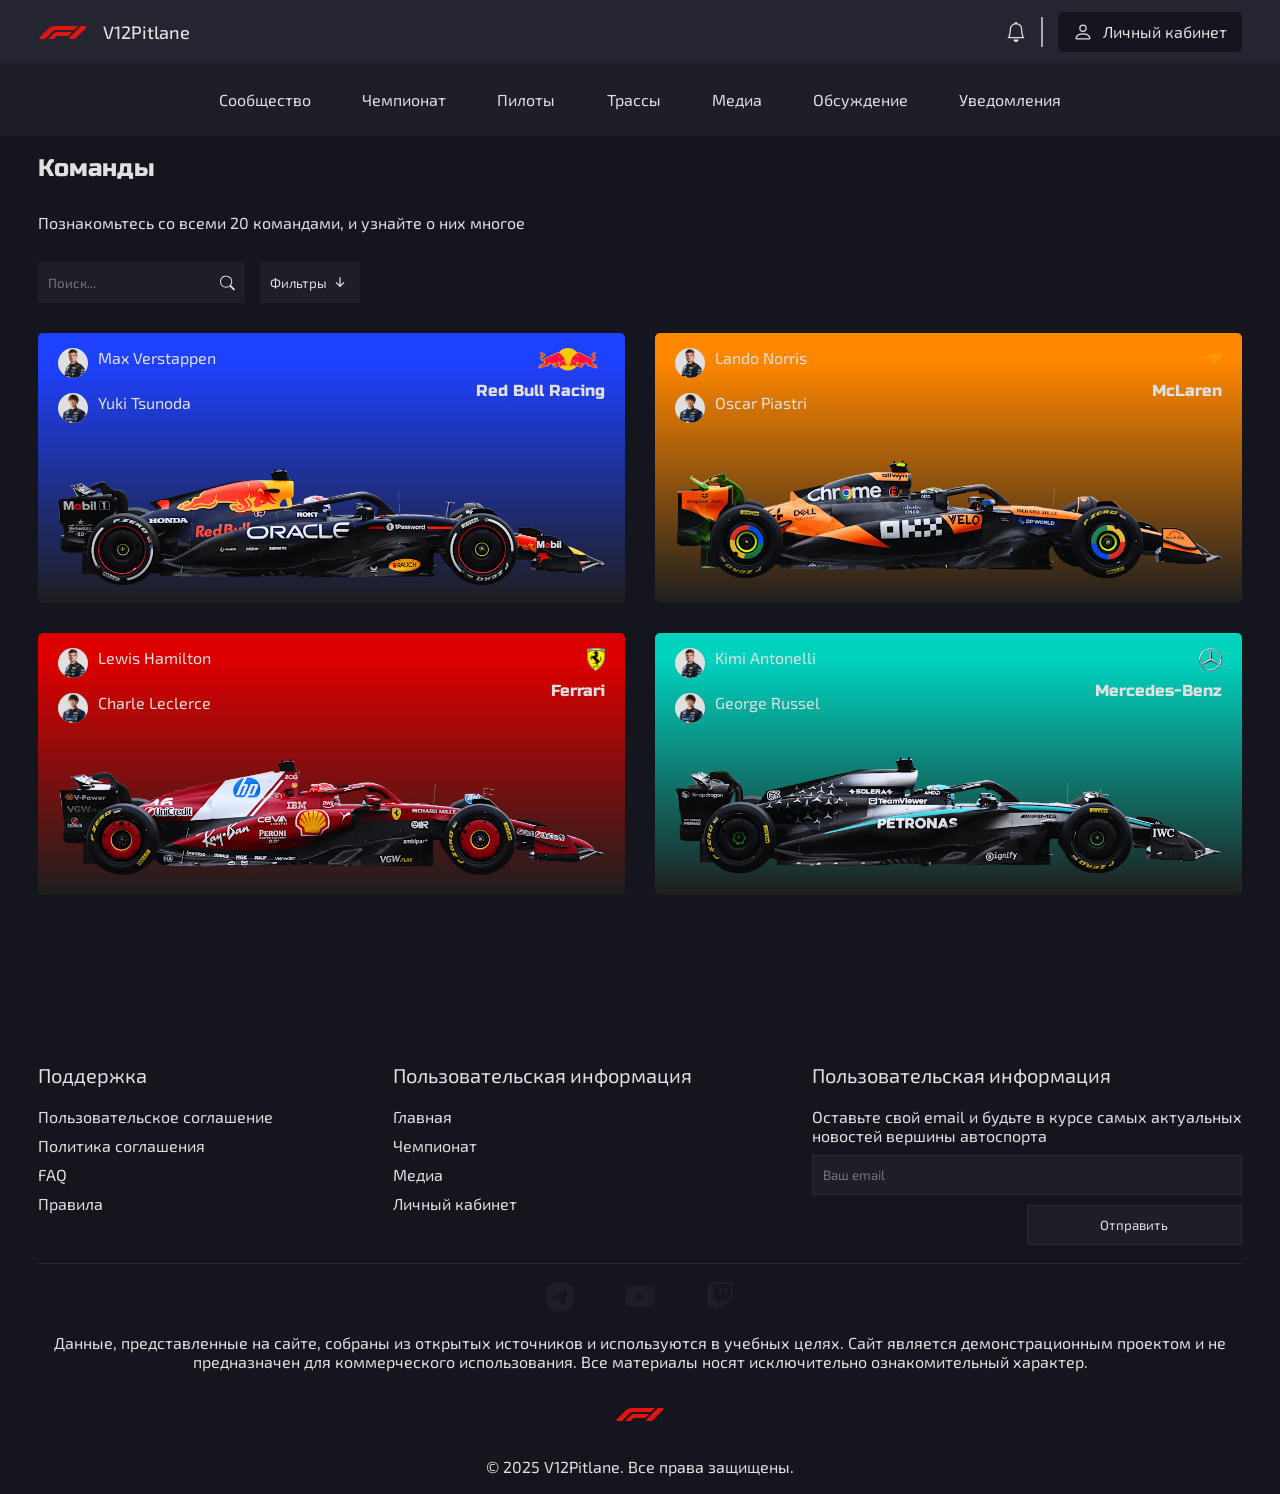
<file: commands.html>
<!DOCTYPE html>
<html lang="ru">

<head>
    <meta charset="UTF-8">
    <meta name="viewport" content="width=device-width, initial-scale=1.0">
    <title>Formula 1</title>
    <!-- Подключение стилей -->
    <link rel="stylesheet" href="assets/styles/commands.css">
    <!-- Подключение логотипа сайта на вкладку -->
    <link rel="shortcut icon" href="assets/media/icons/main-logo.svg" type="image/x-icon">
</head>

<body>
    
    <header>
        <div class="top-header-block">
            <a href="index.html" class="logo-block">
                <img src="assets/media/icons/main-logo.svg" alt="Логотип">
                <span>V12Pitlane</span>
            </a>
            <div class="account-block">
                <svg class="bi bi-bell" viewBox="0 0 16 16">
                    <path
                        d="M8 16a2 2 0 0 0 2-2H6a2 2 0 0 0 2 2M8 1.918l-.797.161A4 4 0 0 0 4 6c0 .628-.134 2.197-.459 3.742-.16.767-.376 1.566-.663 2.258h10.244c-.287-.692-.502-1.49-.663-2.258C12.134 8.197 12 6.628 12 6a4 4 0 0 0-3.203-3.92zM14.22 12c.223.447.481.801.78 1H1c.299-.199.557-.553.78-1C2.68 10.2 3 6.88 3 6c0-2.42 1.72-4.44 4.005-4.901a1 1 0 1 1 1.99 0A5 5 0 0 1 13 6c0 .88.32 4.2 1.22 6" />
                </svg>
                <div class="vertical-line"></div>
                <a href="registration.html" class="user-block top-user-block">
                    <svg class="bi bi-person"
                        viewBox="0 0 16 16">
                        <path
                            d="M8 8a3 3 0 1 0 0-6 3 3 0 0 0 0 6m2-3a2 2 0 1 1-4 0 2 2 0 0 1 4 0m4 8c0 1-1 1-1 1H3s-1 0-1-1 1-4 6-4 6 3 6 4m-1-.004c-.001-.246-.154-.986-.832-1.664C11.516 10.68 10.289 10 8 10s-3.516.68-4.168 1.332c-.678.678-.83 1.418-.832 1.664z" />
                    </svg>
                    <span>Личный кабинет</span>
                </a>
            </div>
            <div class="menu-line-block" id="menu-line-block">
                <span class="menu-line"></span>
                <span class="menu-line"></span>
                <span class="menu-line"></span>
            </div>
        </div>
        <!-- Создание мобильного Меню -->
         <div id="menu-window" class="menu-window">
            <h1 class="mobile-menu-head">Меню</h1>
            <a href="#">Главная</a>
            <a href="pilots.html">Пилоты</a>
            <a href="">Уведомления</a>
            <a href="">Новости</a>
            <a href="">Личный кабинет</a>

         </div>
        <div class="bottom-header-block">
            <ul>
                <li><a href="#">Сообщество</a></li>
                <li><a href="#">Чемпионат</a></li>
                <li><a href="pilots.html">Пилоты</a></li>
                <li><a href="#">Трассы</a></li>
                <li><a href="#">Медиа</a></li>
                <li><a href="#">Обсуждение</a></li>
                <li><a href="#">Уведомления</a></li>
            </ul>
            <a href="" class="user-block bottom-user-block">
                <svg class="bi bi-person" viewBox="0 0 16 16">
                    <path
                        d="M8 8a3 3 0 1 0 0-6 3 3 0 0 0 0 6m2-3a2 2 0 1 1-4 0 2 2 0 0 1 4 0m4 8c0 1-1 1-1 1H3s-1 0-1-1 1-4 6-4 6 3 6 4m-1-.004c-.001-.246-.154-.986-.832-1.664C11.516 10.68 10.289 10 8 10s-3.516.68-4.168 1.332c-.678.678-.83 1.418-.832 1.664z" />
                </svg>
                <span>Личный кабинет</span>
            </a>
        </div>
    </header>
    
    <!-- Создание основной секции -->
     <section class="main-command-section">
        <h1 class="section-head">
            Команды
        </h1>
        <p class="section-description">
            Познакомьтесь со всеми 20 командами, и узнайте о них многое
        </p>
        <div class="search-block">
            <div class="input-block">
                <input type="text" placeholder="Поиск...">
                <svg class="bi bi-search" viewBox="0 0 16 16">
                    <path
                        d="M11.742 10.344a6.5 6.5 0 1 0-1.397 1.398h-.001q.044.06.098.115l3.85 3.85a1 1 0 0 0 1.415-1.414l-3.85-3.85a1 1 0 0 0-.115-.1zM12 6.5a5.5 5.5 0 1 1-11 0 5.5 5.5 0 0 1 11 0" />
                </svg>
            </div>
            <div class="all-filters-block">
                <button class="filters">Фильтры</button>
                <svg class="bi bi-arrow-down-short"
                    viewBox="0 0 16 16">
                    <path fill-rule="evenodd"
                        d="M8 4a.5.5 0 0 1 .5.5v5.793l2.146-2.147a.5.5 0 0 1 .708.708l-3 3a.5.5 0 0 1-.708 0l-3-3a.5.5 0 1 1 .708-.708L7.5 10.293V4.5A.5.5 0 0 1 8 4" />
                </svg>
            </div>
        </div>
        <!-- Создания окна фильтров
        <div class="filter-window">
            <h3>Фильтры</h3>
            
        </div> -->
        <div class="commands-block">
            <div class="command-block red-bull">
                <div class="pilots-and-logo-block">
                    <div class="pilots-block">
                        <div class="pilot-block">
                            <div class="pilot-photo-block">
                                <img src="assets/media/pilots/max_verstappen.png" alt="max_verstappen">
                            </div>
                            <span class="pilot-name">Max Verstappen</span>
                        </div>
                        <div class="pilot-block">
                            <div class="pilot-photo-block">
                                <img src="assets/media/pilots/yuki_tsunoda.png" alt="yuki_tsunoda">
                            </div>
                            <span class="pilot-name">Yuki Tsunoda</span>
                        </div>
                    </div>
                    <div class="logo-name-block">
                        <div class="team-logo-block">
                            <img src="assets/media/teams_logo/red_bull_racing.svg" alt="red_bul_racing" class="team-logo">
                        </div>
                        <span class="team-name">Red Bull Racing</span>
                    </div>
                </div>
                <img class="bolid-photo" src="assets/media/bolids/red_bull_bolid.avif" alt="red_bul_racing_bolid">
            </div>
            <div class="command-block mclaren">
                <div class="pilots-and-logo-block">
                    <div class="pilots-block">
                        <div class="pilot-block">
                            <div class="pilot-photo-block">
                                <img src="assets/media/pilots/max_verstappen.png" alt="max_verstappen">
                            </div>
                            <span class="pilot-name">Lando Norris</span>
                        </div>
                        <div class="pilot-block">
                            <div class="pilot-photo-block">
                                <img src="assets/media/pilots/yuki_tsunoda.png" alt="yuki_tsunoda">
                            </div>
                            <span class="pilot-name">Oscar Piastri</span>
                        </div>
                    </div>
                    <div class="logo-name-block">
                        <div class="team-logo-block">
                            <img src="assets/media/teams_logo/mclaren.svg" alt="red_bul_racing" class="team-logo">
                        </div>
                        <span class="team-name">McLaren</span>
                    </div>
                </div>
                <img class="bolid-photo" src="assets/media/bolids/McLaren_bolid.avif" alt="red_bul_racing_bolid">
            </div>  
            <div class="command-block ferrari">
                <div class="pilots-and-logo-block">
                    <div class="pilots-block">
                        <div class="pilot-block">
                            <div class="pilot-photo-block">
                                <img src="assets/media/pilots/max_verstappen.png" alt="max_verstappen">
                            </div>
                            <span class="pilot-name">Lewis Hamilton</span>
                        </div>
                        <div class="pilot-block">
                            <div class="pilot-photo-block">
                                <img src="assets/media/pilots/yuki_tsunoda.png" alt="yuki_tsunoda">
                            </div>
                            <span class="pilot-name">Charle Leclerce</span>
                        </div>
                    </div>
                    <div class="logo-name-block">
                        <div class="team-logo-block">
                            <img src="assets/media/teams_logo/ferrari.svg" alt="red_bul_racing" class="team-logo">
                        </div>
                        <span class="team-name">Ferrari</span>
                    </div>
                </div>
                <img class="bolid-photo" src="assets/media/bolids/Ferrari_bolid.avif" alt="red_bul_racing_bolid">
            </div>  
            <div class="command-block mercedes_benz">
                <div class="pilots-and-logo-block">
                    <div class="pilots-block">
                        <div class="pilot-block">
                            <div class="pilot-photo-block">
                                <img src="assets/media/pilots/max_verstappen.png" alt="max_verstappen">
                            </div>
                            <span class="pilot-name">Kimi Antonelli</span>
                        </div>
                        <div class="pilot-block">
                            <div class="pilot-photo-block">
                                <img src="assets/media/pilots/yuki_tsunoda.png" alt="yuki_tsunoda">
                            </div>
                            <span class="pilot-name">George Russel</span>
                        </div>
                    </div>
                    <div class="logo-name-block">
                        <div class="team-logo-block">
                            <img src="assets/media/teams_logo/mercedes_benz.svg" alt="red_bul_racing" class="team-logo">
                        </div>
                        <span class="team-name">Mercedes-Benz</span>
                    </div>
                </div>
                <img class="bolid-photo" src="assets/media/bolids/mercedes_bolid.avif" alt="red_bul_racing_bolid">
            </div>  
        </div>
     </section>

    <footer>
        <div class="footer-info-block">
            <div class="user-info-block">
                <h3>Поддержка</h3>
                <a href="#">Пользовательское соглашение </a>
                <a href="#">Политика соглашения</a>
                <a href="#">FAQ </a>
                <a href="#">Правила</a>
            </div>
            <div class="user-info-block">
                <h3>Пользовательская информация</h3>
                <a href="#">Главная</a>
                <a href="#">Чемпионат</a>
                <a href="#">Медиа</a>
                <a href="#">Личный кабинет</a>
            </div>
            <div class="emailing-block">
                <h3>Пользовательская информация</h3>
                <p class="emailing-description">
                    Оставьте свой email и будьте в курсе самых актуальных <br>
                    новостей вершины автоспорта
                </p>
                <input type="email" name="emailing" id="" placeholder="Ваш email">
                <button type="submit">Отправить</button>
            </div>
        </div>
        <div class="footer-gorizontal-line"></div>
        <div class="footer-social-block">
            <a href="#">
                <svg fill="currentColor" class="bi bi-telegram" viewBox="0 0 16 16">
                    <path
                        d="M16 8A8 8 0 1 1 0 8a8 8 0 0 1 16 0M8.287 5.906q-1.168.486-4.666 2.01-.567.225-.595.442c-.03.243.275.339.69.47l.175.055c.408.133.958.288 1.243.294q.39.01.868-.32 3.269-2.206 3.374-2.23c.05-.012.12-.026.166.016s.042.12.037.141c-.03.129-1.227 1.241-1.846 1.817-.193.18-.33.307-.358.336a8 8 0 0 1-.188.186c-.38.366-.664.64.015 1.088.327.216.589.393.85.571.284.194.568.387.936.629q.14.092.27.187c.331.236.63.448.997.414.214-.02.435-.22.547-.82.265-1.417.786-4.486.906-5.751a1.4 1.4 0 0 0-.013-.315.34.34 0 0 0-.114-.217.53.53 0 0 0-.31-.093c-.3.005-.763.166-2.984 1.09" />
                </svg>
            </a>
            <a href="#">
                <svg fill="currentColor" class="bi bi-youtube" viewBox="0 0 16 16">
                    <path
                        d="M8.051 1.999h.089c.822.003 4.987.033 6.11.335a2.01 2.01 0 0 1 1.415 1.42c.101.38.172.883.22 1.402l.01.104.022.26.008.104c.065.914.073 1.77.074 1.957v.075c-.001.194-.01 1.108-.082 2.06l-.008.105-.009.104c-.05.572-.124 1.14-.235 1.558a2.01 2.01 0 0 1-1.415 1.42c-1.16.312-5.569.334-6.18.335h-.142c-.309 0-1.587-.006-2.927-.052l-.17-.006-.087-.004-.171-.007-.171-.007c-1.11-.049-2.167-.128-2.654-.26a2.01 2.01 0 0 1-1.415-1.419c-.111-.417-.185-.986-.235-1.558L.09 9.82l-.008-.104A31 31 0 0 1 0 7.68v-.123c.002-.215.01-.958.064-1.778l.007-.103.003-.052.008-.104.022-.26.01-.104c.048-.519.119-1.023.22-1.402a2.01 2.01 0 0 1 1.415-1.42c.487-.13 1.544-.21 2.654-.26l.17-.007.172-.006.086-.003.171-.007A100 100 0 0 1 7.858 2zM6.4 5.209v4.818l4.157-2.408z" />
                </svg>
            </a>
            <a href="#">
                <svg fill="currentColor" class="bi bi-twitch" viewBox="0 0 16 16">
                    <path
                        d="M3.857 0 1 2.857v10.286h3.429V16l2.857-2.857H9.57L14.714 8V0zm9.714 7.429-2.285 2.285H9l-2 2v-2H4.429V1.143h9.142z" />
                    <path d="M11.857 3.143h-1.143V6.57h1.143zm-3.143 0H7.571V6.57h1.143z" />
                </svg>
            </a>
        </div>
        <p class="footer-more-info">
            Данные, представленные на сайте, собраны из открытых источников и используются в учебных целях. Сайт является демонстрационным проектом и не предназначен для коммерческого использования. Все материалы носят исключительно ознакомительный характер.
        </p>
        <img src="assets/media/icons/main-logo.svg" alt="Логотип" class="logo-footer">
        <span class="license">© 2025 V12Pitlane. Все права защищены.</span>
    </footer>

    <script src="assets/scripts/script.js"></script>
</body>

</html>
</file>
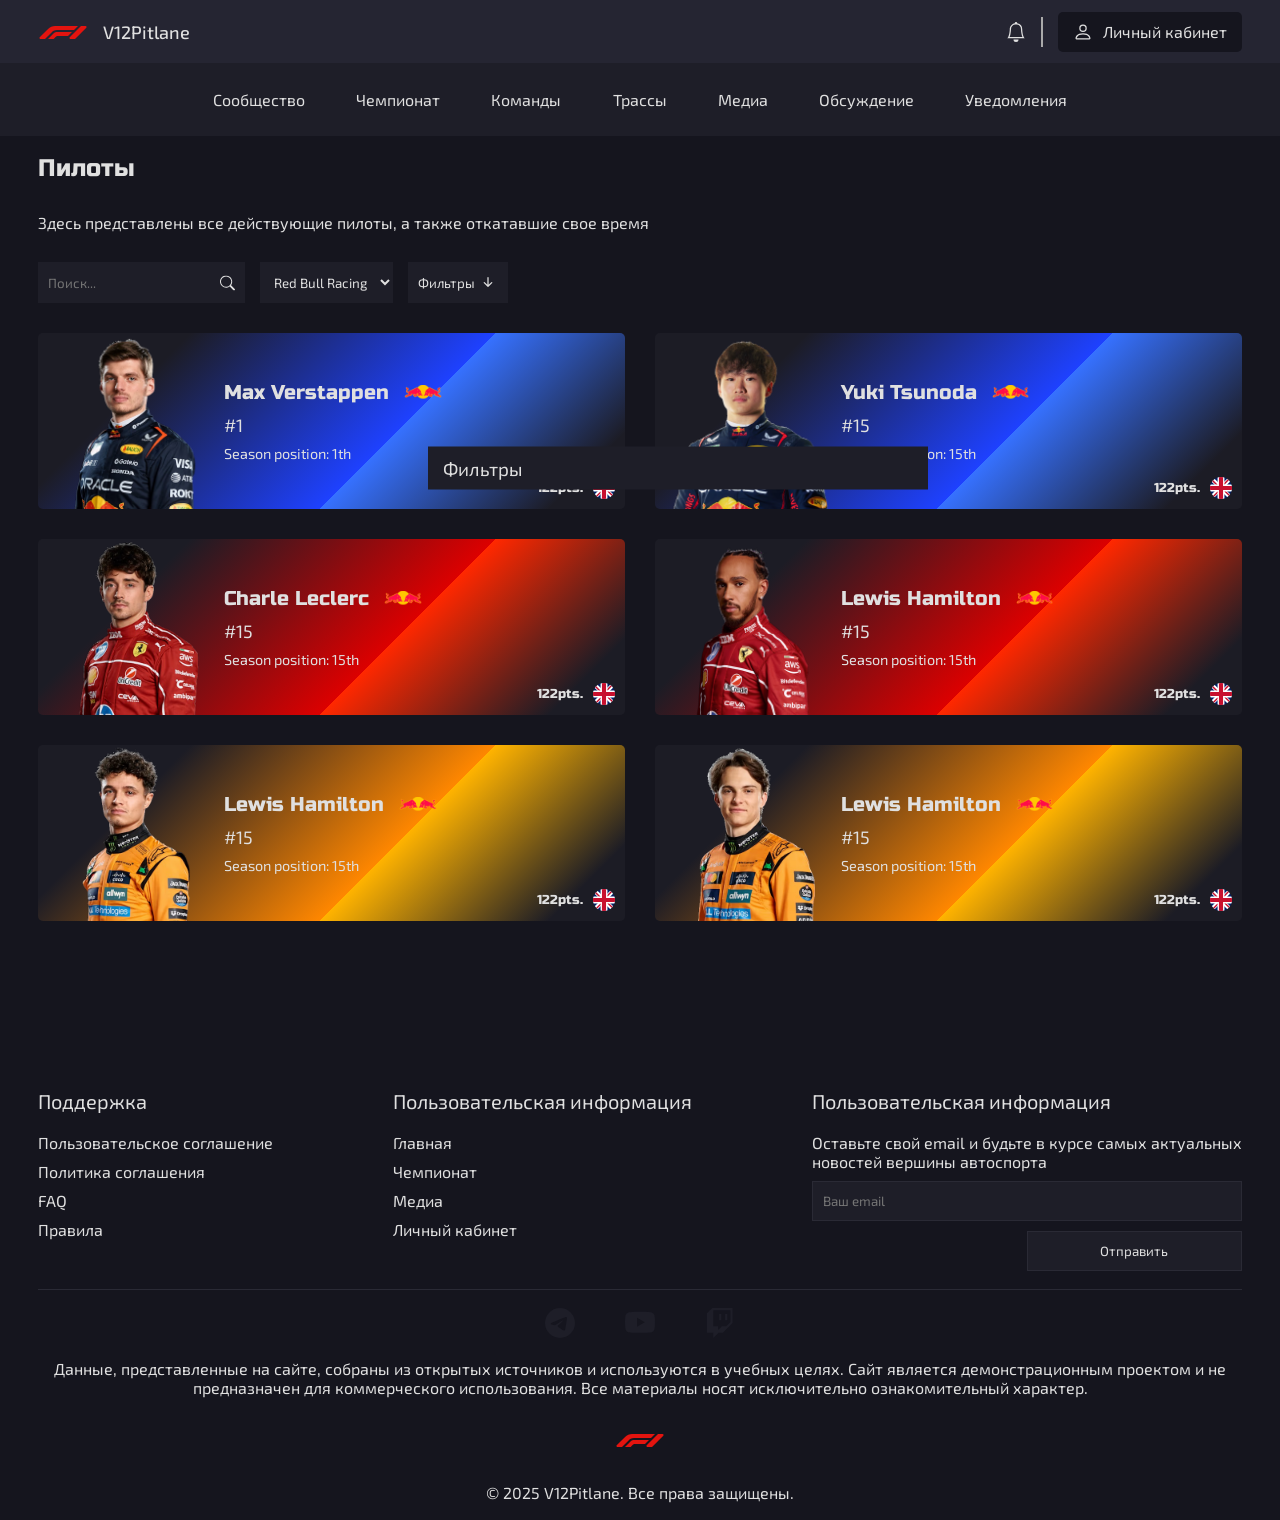
<file: pilots.html>
<!DOCTYPE html>
<html lang="ru">

<head>
    <meta charset="UTF-8">
    <meta name="viewport" content="width=device-width, initial-scale=1.0">
    <title>Formula 1</title>
    <!-- Подключение стилей -->
    <link rel="stylesheet" href="assets/styles/pilots.css">
    <!-- Подключение логотипа сайта на вкладку -->
    <link rel="shortcut icon" href="assets/media/icons/main-logo.svg" type="image/x-icon">
</head>

<body>
    
    <header>
        <div class="top-header-block">
            <a href="index.html" class="logo-block">
                <img src="assets/media/icons/main-logo.svg" alt="Логотип">
                <span>V12Pitlane</span>
            </a>
            <div class="account-block">
                <svg class="bi bi-bell" viewBox="0 0 16 16">
                    <path
                        d="M8 16a2 2 0 0 0 2-2H6a2 2 0 0 0 2 2M8 1.918l-.797.161A4 4 0 0 0 4 6c0 .628-.134 2.197-.459 3.742-.16.767-.376 1.566-.663 2.258h10.244c-.287-.692-.502-1.49-.663-2.258C12.134 8.197 12 6.628 12 6a4 4 0 0 0-3.203-3.92zM14.22 12c.223.447.481.801.78 1H1c.299-.199.557-.553.78-1C2.68 10.2 3 6.88 3 6c0-2.42 1.72-4.44 4.005-4.901a1 1 0 1 1 1.99 0A5 5 0 0 1 13 6c0 .88.32 4.2 1.22 6" />
                </svg>
                <div class="vertical-line"></div>
                <a href="registration.html" class="user-block top-user-block">
                    <svg class="bi bi-person"
                        viewBox="0 0 16 16">
                        <path
                            d="M8 8a3 3 0 1 0 0-6 3 3 0 0 0 0 6m2-3a2 2 0 1 1-4 0 2 2 0 0 1 4 0m4 8c0 1-1 1-1 1H3s-1 0-1-1 1-4 6-4 6 3 6 4m-1-.004c-.001-.246-.154-.986-.832-1.664C11.516 10.68 10.289 10 8 10s-3.516.68-4.168 1.332c-.678.678-.83 1.418-.832 1.664z" />
                    </svg>
                    <span>Личный кабинет</span>
                </a>
            </div>
            <div class="menu-line-block" id="menu-line-block">
                <span class="menu-line"></span>
                <span class="menu-line"></span>
                <span class="menu-line"></span>
            </div>
        </div>
        <!-- Создание мобильного Меню -->
         <div id="menu-window" class="menu-window">
            <h1 class="mobile-menu-head">Меню</h1>
            <a href="#">Главная</a>
            <a href="">Уведомления</a>
            <a href="commands.html">Команды</a>
            <a href="">Новости</a>
            <a href="">Личный кабинет</a>

         </div>
        <div class="bottom-header-block">
            <ul>
                <li><a href="#">Сообщество</a></li>
                <li><a href="#">Чемпионат</a></li>
                <li><a href="commands.html">Команды</a></li>
                <li><a href="#">Трассы</a></li>
                <li><a href="#">Медиа</a></li>
                <li><a href="#">Обсуждение</a></li>
                <li><a href="#">Уведомления</a></li>
            </ul>
            <a href="registration.html" class="user-block bottom-user-block">
                <svg class="bi bi-person" viewBox="0 0 16 16">
                    <path
                        d="M8 8a3 3 0 1 0 0-6 3 3 0 0 0 0 6m2-3a2 2 0 1 1-4 0 2 2 0 0 1 4 0m4 8c0 1-1 1-1 1H3s-1 0-1-1 1-4 6-4 6 3 6 4m-1-.004c-.001-.246-.154-.986-.832-1.664C11.516 10.68 10.289 10 8 10s-3.516.68-4.168 1.332c-.678.678-.83 1.418-.832 1.664z" />
                </svg>
                <span>Личный кабинет</span>
            </a>
        </div>
    </header>
    <section class="main-pilots-section">
        <h1 class="section-head">
            Пилоты
        </h1>
        <p class="section-description">
            Здесь представлены все действующие пилоты, а также откатавшие свое время
        </p>
        <div class="search-block">
            <div class="input-block">
                <input type="text" placeholder="Поиск...">
                <svg class="bi bi-search" viewBox="0 0 16 16">
                    <path
                        d="M11.742 10.344a6.5 6.5 0 1 0-1.397 1.398h-.001q.044.06.098.115l3.85 3.85a1 1 0 0 0 1.415-1.414l-3.85-3.85a1 1 0 0 0-.115-.1zM12 6.5a5.5 5.5 0 1 1-11 0 5.5 5.5 0 0 1 11 0" />
                </svg>
            </div>
                <select id="" class="comand-select">
                    <option value="">Red Bull Racing</option>
                    <option value="">Mercedes</option>
                    <option value="">Ferrari</option>
                </select>
            <div class="all-filters-block">
                <button class="filters">Фильтры</button>
                <svg class="bi bi-arrow-down-short"
                    viewBox="0 0 16 16">
                    <path fill-rule="evenodd"
                        d="M8 4a.5.5 0 0 1 .5.5v5.793l2.146-2.147a.5.5 0 0 1 .708.708l-3 3a.5.5 0 0 1-.708 0l-3-3a.5.5 0 1 1 .708-.708L7.5 10.293V4.5A.5.5 0 0 1 8 4" />
                </svg>
            </div>
        </div>
        <!-- Создания окна фильтров -->
        <div class="filter-window">
            <h3>Фильтры</h3>
            
        </div>
        <div class="pilots-block">
            <div class="pilot-block red-bull-block">
                <img src="assets/media/pilots/max_verstappen.png" alt="max_verstappen" class="pilot-img">
                <div class="pilot-info-block">
                    <div class="name-command-block">
                        <h3 class="pilot-name">Max Verstappen</h3>
                        <img src="assets/media/teams_logo/red_bull_racing.svg" alt="red_bul_racing">
                    </div>
                    <span class="pilot-number">
                        #1
                    </span>
                    <span class="season-position">
                        Season position: 1th
                    </span>
                </div>
                <div class="points-country-block">
                    <span class="points">122pts.</span>
                    <img src="assets/media/countries/gb.svg" alt="" class="country">
                </div>
            </div>
            <div class="pilot-block red-bull-block">
                <img src="assets/media/pilots/yuki_tsunoda.png" alt="yuki_tsunoda" class="pilot-img">
                <div class="pilot-info-block">
                    <div class="name-command-block">
                        <h2 class="pilot-name">Yuki Tsunoda</h2>
                        <img src="assets/media/teams_logo/red_bull_racing.svg" alt="red_bul_racing">
                    </div>
                    <span class="pilot-number">
                        #15
                    </span>
                    <span class="season-position">
                        Season position: 15th
                    </span>
                </div>
                <div class="points-country-block">
                    <span class="points">122pts.</span>
                    <img src="assets/media/countries/gb.svg" alt="" class="country">
                </div>
            </div>
            <div class="pilot-block ferrari-block">
                <img src="assets/media/pilots/charle-leclerce.png" alt="yuki_tsunoda" class="pilot-img">
                <div class="pilot-info-block">
                    <div class="name-command-block">
                        <h2 class="pilot-name">Charle Leclerc</h2>
                        <img src="assets/media/teams_logo/red_bull_racing.svg" alt="red_bul_racing">
                    </div>
                    <span class="pilot-number">
                        #15
                    </span>
                    <span class="season-position">
                        Season position: 15th
                    </span>
                </div>
                <div class="points-country-block">
                    <span class="points">122pts.</span>
                    <img src="assets/media/countries/gb.svg" alt="" class="country">
                </div>
            </div>
            <div class="pilot-block ferrari-block">
                <img src="assets/media/pilots/lewis_hamilton.png" alt="yuki_tsunoda" class="pilot-img">
                <div class="pilot-info-block">
                    <div class="name-command-block">
                        <h2 class="pilot-name">Lewis Hamilton</h2>
                        <img src="assets/media/teams_logo/red_bull_racing.svg" alt="red_bul_racing">
                    </div>
                    <span class="pilot-number">
                        #15
                    </span>
                    <span class="season-position">
                        Season position: 15th
                    </span>
                </div>
                <div class="points-country-block">
                    <span class="points">122pts.</span>
                    <img src="assets/media/countries/gb.svg" alt="" class="country">
                </div>
            </div>
            <div class="pilot-block mercedes-block">
                <img src="assets/media/pilots/lando_norris.png" alt="yuki_tsunoda" class="pilot-img">
                <div class="pilot-info-block">
                    <div class="name-command-block">
                        <h2 class="pilot-name">Lewis Hamilton</h2>
                        <img src="assets/media/teams_logo/red_bull_racing.svg" alt="red_bul_racing">
                    </div>
                    <span class="pilot-number">
                        #15
                    </span>
                    <span class="season-position">
                        Season position: 15th
                    </span>
                </div>
                <div class="points-country-block">
                    <span class="points">122pts.</span>
                    <img src="assets/media/countries/gb.svg" alt="" class="country">
                </div>
            </div>
            <div class="pilot-block mercedes-block">
                <img src="assets/media/pilots/oscar_piastri.png" alt="yuki_tsunoda" class="pilot-img">
                <div class="pilot-info-block">
                    <div class="name-command-block">
                        <h2 class="pilot-name">Lewis Hamilton</h2>
                        <img src="assets/media/teams_logo/red_bull_racing.svg" alt="red_bul_racing">
                    </div>
                    <span class="pilot-number">
                        #15
                    </span>
                    <span class="season-position">
                        Season position: 15th
                    </span>
                </div>
                <div class="points-country-block">
                    <span class="points">122pts.</span>
                    <img src="assets/media/countries/gb.svg" alt="" class="country">
                </div>
            </div>
        </div>
    </section>
    <footer>
        <div class="footer-info-block">
            <div class="user-info-block">
                <h3>Поддержка</h3>
                <a href="#">Пользовательское соглашение </a>
                <a href="#">Политика соглашения</a>
                <a href="#">FAQ </a>
                <a href="#">Правила</a>
            </div>
            <div class="user-info-block">
                <h3>Пользовательская информация</h3>
                <a href="#">Главная</a>
                <a href="#">Чемпионат</a>
                <a href="#">Медиа</a>
                <a href="#">Личный кабинет</a>
            </div>
            <div class="emailing-block">
                <h3>Пользовательская информация</h3>
                <p class="emailing-description">
                    Оставьте свой email и будьте в курсе самых актуальных <br>
                    новостей вершины автоспорта
                </p>
                <input type="email" name="emailing" id="" placeholder="Ваш email">
                <button type="submit">Отправить</button>
            </div>
        </div>
        <div class="footer-gorizontal-line"></div>
        <div class="footer-social-block">
            <a href="#">
                <svg fill="currentColor" class="bi bi-telegram" viewBox="0 0 16 16">
                    <path
                        d="M16 8A8 8 0 1 1 0 8a8 8 0 0 1 16 0M8.287 5.906q-1.168.486-4.666 2.01-.567.225-.595.442c-.03.243.275.339.69.47l.175.055c.408.133.958.288 1.243.294q.39.01.868-.32 3.269-2.206 3.374-2.23c.05-.012.12-.026.166.016s.042.12.037.141c-.03.129-1.227 1.241-1.846 1.817-.193.18-.33.307-.358.336a8 8 0 0 1-.188.186c-.38.366-.664.64.015 1.088.327.216.589.393.85.571.284.194.568.387.936.629q.14.092.27.187c.331.236.63.448.997.414.214-.02.435-.22.547-.82.265-1.417.786-4.486.906-5.751a1.4 1.4 0 0 0-.013-.315.34.34 0 0 0-.114-.217.53.53 0 0 0-.31-.093c-.3.005-.763.166-2.984 1.09" />
                </svg>
            </a>
            <a href="#">
                <svg fill="currentColor" class="bi bi-youtube" viewBox="0 0 16 16">
                    <path
                        d="M8.051 1.999h.089c.822.003 4.987.033 6.11.335a2.01 2.01 0 0 1 1.415 1.42c.101.38.172.883.22 1.402l.01.104.022.26.008.104c.065.914.073 1.77.074 1.957v.075c-.001.194-.01 1.108-.082 2.06l-.008.105-.009.104c-.05.572-.124 1.14-.235 1.558a2.01 2.01 0 0 1-1.415 1.42c-1.16.312-5.569.334-6.18.335h-.142c-.309 0-1.587-.006-2.927-.052l-.17-.006-.087-.004-.171-.007-.171-.007c-1.11-.049-2.167-.128-2.654-.26a2.01 2.01 0 0 1-1.415-1.419c-.111-.417-.185-.986-.235-1.558L.09 9.82l-.008-.104A31 31 0 0 1 0 7.68v-.123c.002-.215.01-.958.064-1.778l.007-.103.003-.052.008-.104.022-.26.01-.104c.048-.519.119-1.023.22-1.402a2.01 2.01 0 0 1 1.415-1.42c.487-.13 1.544-.21 2.654-.26l.17-.007.172-.006.086-.003.171-.007A100 100 0 0 1 7.858 2zM6.4 5.209v4.818l4.157-2.408z" />
                </svg>
            </a>
            <a href="#">
                <svg fill="currentColor" class="bi bi-twitch" viewBox="0 0 16 16">
                    <path
                        d="M3.857 0 1 2.857v10.286h3.429V16l2.857-2.857H9.57L14.714 8V0zm9.714 7.429-2.285 2.285H9l-2 2v-2H4.429V1.143h9.142z" />
                    <path d="M11.857 3.143h-1.143V6.57h1.143zm-3.143 0H7.571V6.57h1.143z" />
                </svg>
            </a>
        </div>
        <p class="footer-more-info">
            Данные, представленные на сайте, собраны из открытых источников и используются в учебных целях. Сайт является демонстрационным проектом и не предназначен для коммерческого использования. Все материалы носят исключительно ознакомительный характер.
        </p>
        <img src="assets/media/icons/main-logo.svg" alt="Логотип" class="logo-footer">
        <span class="license">© 2025 V12Pitlane. Все права защищены.</span>
    </footer>

    <script src="assets/scripts/script.js"></script>
</body>

</html>
</file>
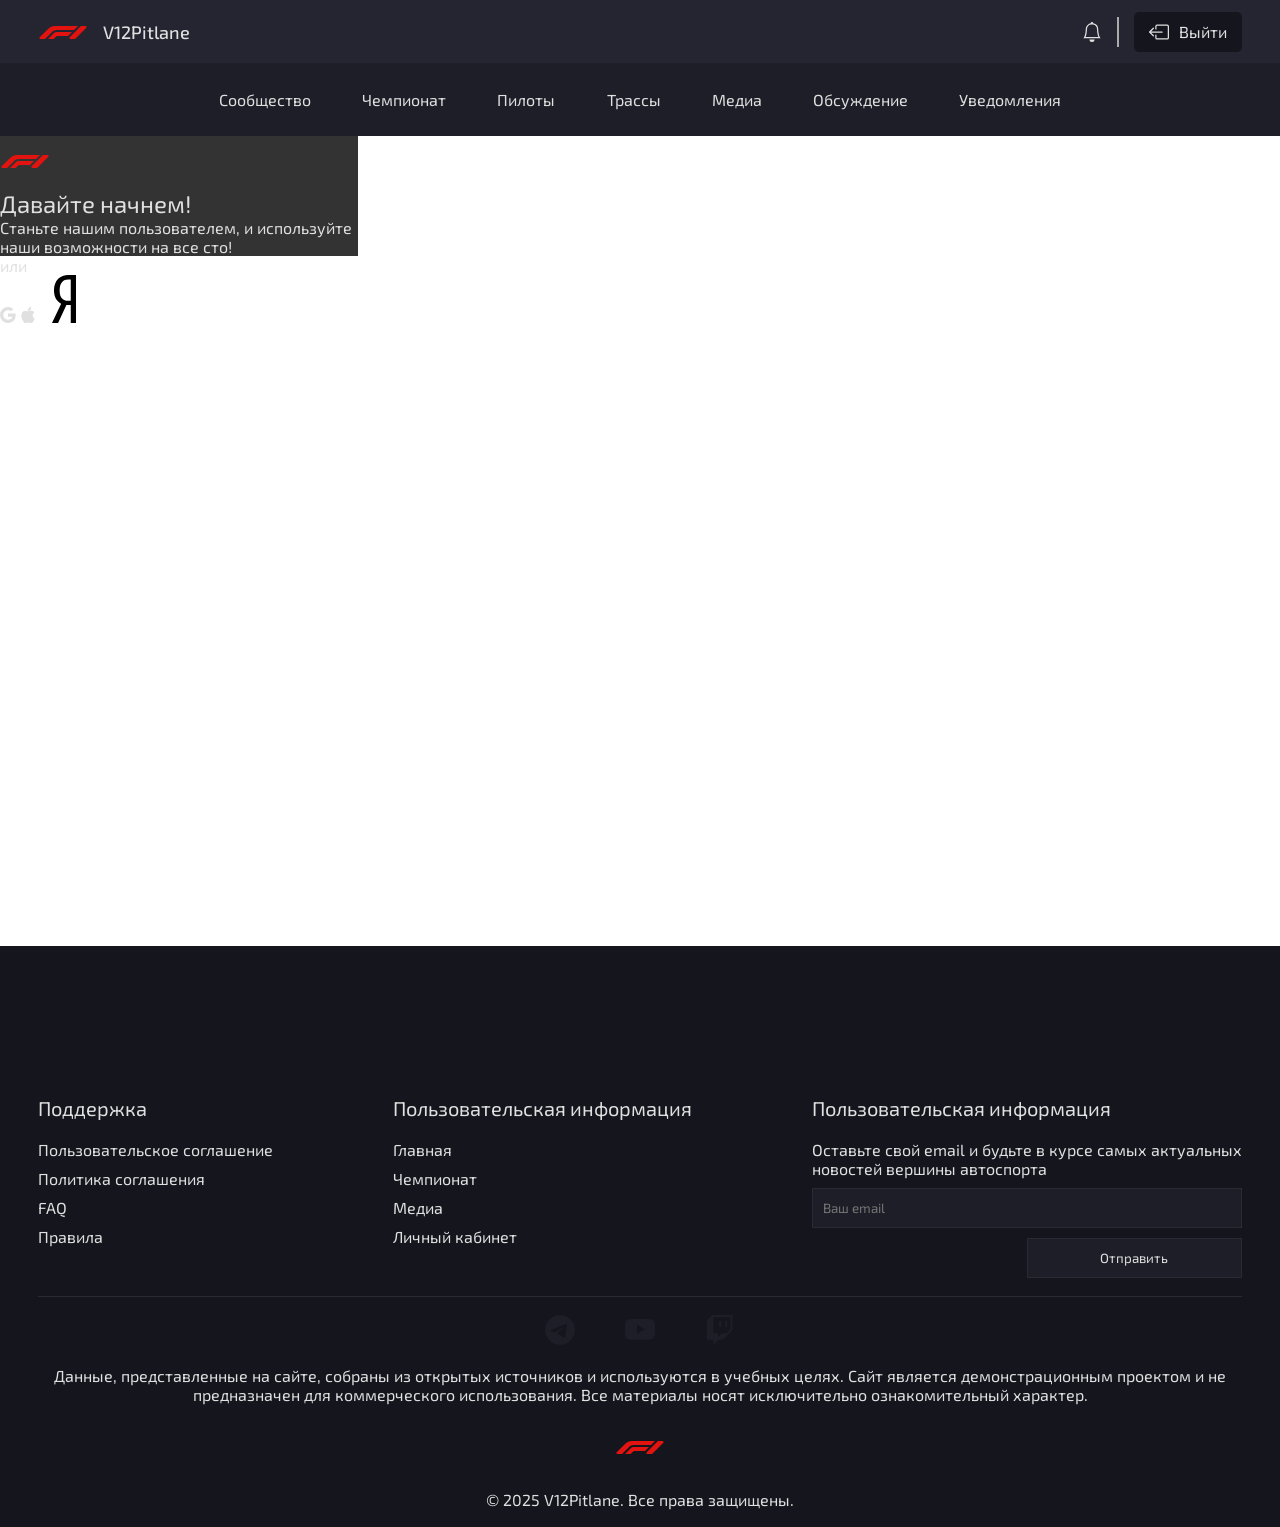
<file: registration.html>
<!DOCTYPE html>
<html lang="ru">

<head>
    <meta charset="UTF-8">
    <meta name="viewport" content="width=device-width, initial-scale=1.0">
    <title>Formula 1</title>
    <!-- Подключение стилей -->
    <link rel="stylesheet" href="assets/styles/registration.css">
    <!-- Подключение логотипа сайта на вкладку -->
    <link rel="shortcut icon" href="assets/media/icons/main-logo.svg" type="image/x-icon">
</head>

<body>

    <header>
        <div class="top-header-block">
            <a href="index.html" class="logo-block">
                <img src="assets/media/icons/main-logo.svg" alt="Логотип">
                <span>V12Pitlane</span>
            </a>
            <div class="account-block">
                <svg class="bi bi-bell" viewBox="0 0 16 16">
                    <path
                        d="M8 16a2 2 0 0 0 2-2H6a2 2 0 0 0 2 2M8 1.918l-.797.161A4 4 0 0 0 4 6c0 .628-.134 2.197-.459 3.742-.16.767-.376 1.566-.663 2.258h10.244c-.287-.692-.502-1.49-.663-2.258C12.134 8.197 12 6.628 12 6a4 4 0 0 0-3.203-3.92zM14.22 12c.223.447.481.801.78 1H1c.299-.199.557-.553.78-1C2.68 10.2 3 6.88 3 6c0-2.42 1.72-4.44 4.005-4.901a1 1 0 1 1 1.99 0A5 5 0 0 1 13 6c0 .88.32 4.2 1.22 6" />
                </svg>
                <div class="vertical-line"></div>
                <a href="index.html" class="user-block top-user-block">
                    <svg class="bi bi-box-arrow-left" viewBox="0 0 16 16">
                        <path fill-rule="evenodd"
                            d="M6 12.5a.5.5 0 0 0 .5.5h8a.5.5 0 0 0 .5-.5v-9a.5.5 0 0 0-.5-.5h-8a.5.5 0 0 0-.5.5v2a.5.5 0 0 1-1 0v-2A1.5 1.5 0 0 1 6.5 2h8A1.5 1.5 0 0 1 16 3.5v9a1.5 1.5 0 0 1-1.5 1.5h-8A1.5 1.5 0 0 1 5 12.5v-2a.5.5 0 0 1 1 0z" />
                        <path fill-rule="evenodd"
                            d="M.146 8.354a.5.5 0 0 1 0-.708l3-3a.5.5 0 1 1 .708.708L1.707 7.5H10.5a.5.5 0 0 1 0 1H1.707l2.147 2.146a.5.5 0 0 1-.708.708z" />
                    </svg>
                    <span>Выйти</span>
                </a>
            </div>
            <div class="menu-line-block" id="menu-line-block">
                <span class="menu-line"></span>
                <span class="menu-line"></span>
                <span class="menu-line"></span>
            </div>
        </div>
        <!-- Создание мобильного Меню -->
        <div id="menu-window" class="menu-window">
            <h1 class="mobile-menu-head">Меню</h1>
            <a href="#">Главная</a>
            <a href="pilots.html">Пилоты</a>
            <a href="">Уведомления</a>
            <a href="">Новости</a>
            <a href="">Личный кабинет</a>

        </div>
        <div class="bottom-header-block">
            <ul>
                <li><a href="#">Сообщество</a></li>
                <li><a href="#">Чемпионат</a></li>
                <li><a href="pilots.html">Пилоты</a></li>
                <li><a href="#">Трассы</a></li>
                <li><a href="#">Медиа</a></li>
                <li><a href="#">Обсуждение</a></li>
                <li><a href="#">Уведомления</a></li>
            </ul>
            <a href="index.html" class="user-block bottom-user-block">
                <svg class="bi bi-box-arrow-left" viewBox="0 0 16 16">
                    <path fill-rule="evenodd"
                        d="M6 12.5a.5.5 0 0 0 .5.5h8a.5.5 0 0 0 .5-.5v-9a.5.5 0 0 0-.5-.5h-8a.5.5 0 0 0-.5.5v2a.5.5 0 0 1-1 0v-2A1.5 1.5 0 0 1 6.5 2h8A1.5 1.5 0 0 1 16 3.5v9a1.5 1.5 0 0 1-1.5 1.5h-8A1.5 1.5 0 0 1 5 12.5v-2a.5.5 0 0 1 1 0z" />
                    <path fill-rule="evenodd"
                        d="M.146 8.354a.5.5 0 0 1 0-.708l3-3a.5.5 0 1 1 .708.708L1.707 7.5H10.5a.5.5 0 0 1 0 1H1.707l2.147 2.146a.5.5 0 0 1-.708.708z" />
                </svg>
                <span>Выйти</span>
            </a>
        </div>
    </header>

    <!-- Создание основной секции -->
     <section class="main-section">
        <div class="main-block">
            <div class="preview-block">
                <img src="assets/media/icons/main-logo.svg" alt="Логотип" class="preview-logo">
                <div class="greeting-block">
                    <h1 class="greeting-head">Давайте начнем!</h1>
                    <p class="greeting-text">
                        Станьте нашим пользователем, и используйте наши возможности на все сто!
                    </p>
                </div>
            </div>
            <div class="pre-enter-data-block">
                <div class="enter-data-block"></div>
                <div class="lines-block">
                    <div class="line"></div>
                    <span>или</span>
                    <div class="line"></div>
                </div>
                <div class="socials-block">
                    <svg width="16" height="16" fill="currentColor" class="bi bi-google"
                        viewBox="0 0 16 16">    
                        <path
                            d="M15.545 6.558a9.4 9.4 0 0 1 .139 1.626c0 2.434-.87 4.492-2.384 5.885h.002C11.978 15.292 10.158 16 8 16A8 8 0 1 1 8 0a7.7 7.7 0 0 1 5.352 2.082l-2.284 2.284A4.35 4.35 0 0 0 8 3.166c-2.087 0-3.86 1.408-4.492 3.304a4.8 4.8 0 0 0 0 3.063h.003c.635 1.893 2.405 3.301 4.492 3.301 1.078 0 2.004-.276 2.722-.764h-.003a3.7 3.7 0 0 0 1.599-2.431H8v-3.08z" />
                    </svg>
                    <svg width="16" height="16" fill="currentColor" class="bi bi-apple"
                        viewBox="0 0 16 16">
                        <path
                            d="M11.182.008C11.148-.03 9.923.023 8.857 1.18c-1.066 1.156-.902 2.482-.878 2.516s1.52.087 2.475-1.258.762-2.391.728-2.43m3.314 11.733c-.048-.096-2.325-1.234-2.113-3.422s1.675-2.789 1.698-2.854-.597-.79-1.254-1.157a3.7 3.7 0 0 0-1.563-.434c-.108-.003-.483-.095-1.254.116-.508.139-1.653.589-1.968.607-.316.018-1.256-.522-2.267-.665-.647-.125-1.333.131-1.824.328-.49.196-1.422.754-2.074 2.237-.652 1.482-.311 3.83-.067 4.56s.625 1.924 1.273 2.796c.576.984 1.34 1.667 1.659 1.899s1.219.386 1.843.067c.502-.308 1.408-.485 1.766-.472.357.013 1.061.154 1.782.539.571.197 1.111.115 1.652-.105.541-.221 1.324-1.059 2.238-2.758q.52-1.185.473-1.282" />
                        <path
                            d="M11.182.008C11.148-.03 9.923.023 8.857 1.18c-1.066 1.156-.902 2.482-.878 2.516s1.52.087 2.475-1.258.762-2.391.728-2.43m3.314 11.733c-.048-.096-2.325-1.234-2.113-3.422s1.675-2.789 1.698-2.854-.597-.79-1.254-1.157a3.7 3.7 0 0 0-1.563-.434c-.108-.003-.483-.095-1.254.116-.508.139-1.653.589-1.968.607-.316.018-1.256-.522-2.267-.665-.647-.125-1.333.131-1.824.328-.49.196-1.422.754-2.074 2.237-.652 1.482-.311 3.83-.067 4.56s.625 1.924 1.273 2.796c.576.984 1.34 1.667 1.659 1.899s1.219.386 1.843.067c.502-.308 1.408-.485 1.766-.472.357.013 1.061.154 1.782.539.571.197 1.111.115 1.652-.105.541-.221 1.324-1.059 2.238-2.758q.52-1.185.473-1.282" />
                    </svg>
                    <svg width="48" height="48" viewBox="0 0 16 16">
                        <path
                            d="M10.255 9.983V16h1.75V0H9.39C6.823 0 4.664 1.735 4.664 5.115c0 2.411.954 3.719 2.386 4.44L4.005 16h2.022L8.8 9.983h1.454zm-.006-1.404h-.932c-1.522 0-2.773-.834-2.773-3.426 0-2.681 1.364-3.639 2.773-3.639h.932V8.58z"></path>
                    </svg>
                </div>
            </div>
        </div>
     </section>

    <footer>
        <div class="footer-info-block">
            <div class="user-info-block">
                <h3>Поддержка</h3>
                <a href="#">Пользовательское соглашение </a>
                <a href="#">Политика соглашения</a>
                <a href="#">FAQ </a>
                <a href="#">Правила</a>
            </div>
            <div class="user-info-block">
                <h3>Пользовательская информация</h3>
                <a href="#">Главная</a>
                <a href="#">Чемпионат</a>
                <a href="#">Медиа</a>
                <a href="#">Личный кабинет</a>
            </div>
            <div class="emailing-block">
                <h3>Пользовательская информация</h3>
                <p class="emailing-description">
                    Оставьте свой email и будьте в курсе самых актуальных <br>
                    новостей вершины автоспорта
                </p>
                <input type="email" name="emailing" id="" placeholder="Ваш email">
                <button type="submit">Отправить</button>
            </div>
        </div>
        <div class="footer-gorizontal-line"></div>
        <div class="footer-social-block">
            <a href="#">
                <svg fill="currentColor" class="bi bi-telegram" viewBox="0 0 16 16">
                    <path
                        d="M16 8A8 8 0 1 1 0 8a8 8 0 0 1 16 0M8.287 5.906q-1.168.486-4.666 2.01-.567.225-.595.442c-.03.243.275.339.69.47l.175.055c.408.133.958.288 1.243.294q.39.01.868-.32 3.269-2.206 3.374-2.23c.05-.012.12-.026.166.016s.042.12.037.141c-.03.129-1.227 1.241-1.846 1.817-.193.18-.33.307-.358.336a8 8 0 0 1-.188.186c-.38.366-.664.64.015 1.088.327.216.589.393.85.571.284.194.568.387.936.629q.14.092.27.187c.331.236.63.448.997.414.214-.02.435-.22.547-.82.265-1.417.786-4.486.906-5.751a1.4 1.4 0 0 0-.013-.315.34.34 0 0 0-.114-.217.53.53 0 0 0-.31-.093c-.3.005-.763.166-2.984 1.09" />
                </svg>
            </a>
            <a href="#">
                <svg fill="currentColor" class="bi bi-youtube" viewBox="0 0 16 16">
                    <path
                        d="M8.051 1.999h.089c.822.003 4.987.033 6.11.335a2.01 2.01 0 0 1 1.415 1.42c.101.38.172.883.22 1.402l.01.104.022.26.008.104c.065.914.073 1.77.074 1.957v.075c-.001.194-.01 1.108-.082 2.06l-.008.105-.009.104c-.05.572-.124 1.14-.235 1.558a2.01 2.01 0 0 1-1.415 1.42c-1.16.312-5.569.334-6.18.335h-.142c-.309 0-1.587-.006-2.927-.052l-.17-.006-.087-.004-.171-.007-.171-.007c-1.11-.049-2.167-.128-2.654-.26a2.01 2.01 0 0 1-1.415-1.419c-.111-.417-.185-.986-.235-1.558L.09 9.82l-.008-.104A31 31 0 0 1 0 7.68v-.123c.002-.215.01-.958.064-1.778l.007-.103.003-.052.008-.104.022-.26.01-.104c.048-.519.119-1.023.22-1.402a2.01 2.01 0 0 1 1.415-1.42c.487-.13 1.544-.21 2.654-.26l.17-.007.172-.006.086-.003.171-.007A100 100 0 0 1 7.858 2zM6.4 5.209v4.818l4.157-2.408z" />
                </svg>
            </a>
            <a href="#">
                <svg fill="currentColor" class="bi bi-twitch" viewBox="0 0 16 16">
                    <path
                        d="M3.857 0 1 2.857v10.286h3.429V16l2.857-2.857H9.57L14.714 8V0zm9.714 7.429-2.285 2.285H9l-2 2v-2H4.429V1.143h9.142z" />
                    <path d="M11.857 3.143h-1.143V6.57h1.143zm-3.143 0H7.571V6.57h1.143z" />
                </svg>
            </a>
        </div>
        <p class="footer-more-info">
            Данные, представленные на сайте, собраны из открытых источников и используются в учебных целях. Сайт
            является демонстрационным проектом и не предназначен для коммерческого использования. Все материалы носят
            исключительно ознакомительный характер.
        </p>
        <img src="assets/media/icons/main-logo.svg" alt="Логотип" class="logo-footer">
        <span class="license">© 2025 V12Pitlane. Все права защищены.</span>
    </footer>

    <script src="assets/scripts/script.js"></script>
</body>
</html>
</file>
<file: assets/styles/commands.css>
/* Russo One */
@import url('https://fonts.googleapis.com/css2?family=Russo+One&display=swap');
/* exo 2 */
@import url('https://fonts.googleapis.com/css2?family=Exo+2:ital,wght@0,100..900;1,100..900&display=swap');
/* Основные цвета:
Фон: #15151E (базовый темный)
Акцентный: #FF1801 (красный F1)
Текст: #FFFFFF (белый основной)

Дополнительные цвета:
#1C1C25 (карточки)
#1E1E28 (элементы интерфейса)
#252532 (блоки статистики)
#2A2A35 (границы)
#E0E0E0 (основной текст)
#AAAAAA (второстепенный текст)*/

:root {
    --main-back-color: #15151e;
    --second-back-color: #252532;
    --interface-element: #1E1E28;
    --accent-colot: #FF1801;
    --main-text: #e0e0e0;
    --second-text: #AAAAAA;
    --card-background: #1c1c25;
    --card-border: #15151E;

    --main-font: "Russo One";
    --second-font: "exo 2";
}

* {
  margin: 0;
  padding: 0;
  box-sizing: border-box;
  font-family:var(--second-font);
  list-style: none;
  text-decoration: none;
  color: var(--main-text);
    font-weight: normal;
}
header {
    display: flex;
    flex-direction: column;
    width: 100%;
}
.top-header-block {
    display: flex;
    width: 100%;
    justify-content: space-between;
    align-items: center;
    background-color: var(--second-back-color);
    padding: 1vh 3vw;
    height: 7vh;
    z-index: 35;
}
/* Стилизация мобильного меню */
.menu-window {
  position: absolute;
  background-color: #1C1C25;
  width: 100vw;
  height: 93vh;
  bottom: 0;
  right: 100vw;
  transition: .3s ease-in;
  display: flex;
  align-items: center;
  justify-content: center;
    flex-direction: column;
    gap: 15px;
}
.open-main-menu-window {
  right: 0;
  z-index: 30;
}
body.no-scroll {
  overflow: hidden; /* убирает вертикальный и горизонтальный скролл */
  height: 100vh;    /* фиксируем высоту окна */
}

.logo-block {
    display: flex;
    gap: 15px;
    align-items: center;
}
.logo-block span {
    font-size: 1.125rem;
    font-weight: 500;
}
.account-block {
    display: flex;
    gap: 15px;
    align-items: center;
}
.bi-bell {
    width: 20px;
    fill: var(--main-text);
    cursor: pointer;
}
.vertical-line {
    width: 2px;
    height: 30px;
    background-color: var(--second-text);
}
.user-block {
    cursor: pointer;
    display: flex;
    align-items: center;
    gap: 10px;
    background-color: var(--main-back-color);
    padding: 10px 15px;
    border-radius: 5px;
    transition: .3s;
}
.user-block:hover {
  filter: invert(100%);
}
.bi-person {
    fill: var(--main-text);
    width: 20px;
}
.user-block span {
    color: var(--main-text);
}
.bottom-header-block {
    background-color: var(--interface-element);
    padding: 2vh 3vw;
    width: 100%;
    display: flex;
    justify-content: center;
    gap: 15px;
}
.bottom-user-block {
    display: none;
}

.bottom-header-block ul {
    display: flex;
    align-items: center;
    justify-content: center;
    flex-wrap: wrap;
    width: 80%;
}   
.bottom-header-block ul li {
    font-size: 1rem;
    margin: 1vh 2vw;
}
.menu-line-block {
  display: flex;
  flex-direction: column;
  align-items: center;
  gap: 15px;
  width: 30px;
  height: 30px;
  cursor: pointer;
  display: none;
}
.menu-line {
  outline: 1px solid var(--main-text);
  transition: .3s;
  width: 100%;
}
.menu-line:nth-child(2) {
  width: 50%;
}

/* Стилизация секции */
.main-command-section {
    width: 100%;
    padding: 2vh 3vw;
    background-color: var(--main-back-color);
    display: flex;
    flex-direction: column;
    gap: 30px;
}
.section-head {
    font-family: var(--main-font);
    font-weight: normal;
}
.search-block {
    display: flex;
    gap: 15px;
}
.bi-search {
    width: 15px;
    fill: var(--main-text);
}
.input-block, .all-filters-block {
    position: relative;
}
.input-block .bi-search, .all-filters-block .bi-arrow-down-short{
    position: absolute;
}
.input-block .bi-search {
    right: 10px;
    transform: translateY(90%);
}
.all-filters-block .bi-arrow-down-short {
    right: 10px;
    transform: translateY(50%);
}
.bi-arrow-down-short {
    width: 20px;
    fill: var(--main-text);
}
.all-filters-block, .input-block {
    height: 41px;
    background-color: var(--interface-element);
    border: none;
}
.input-block > input {
    height: 100%;
    background-color: var(--interface-element);
    border: none;
    padding: 10px 33px 10px 10px;
}
/* Стилизация окна фильтров */
.filters {
    height: 100%;
    background-color: var(--interface-element);
    border: none;
    padding: 10px 33px 10px 10px;
    cursor: pointer;
}

/* Стилизация основной секции пилотов */
.commands-block {
    display: flex;
    justify-content: space-between;
    gap: 30px;
    flex-wrap: wrap;
}
.command-block {
    border-radius: 5px;
    display: flex;
    flex-direction: column;
    align-items: start;
    justify-content: space-between;
    flex: 1 1 45%;
    min-width: 350px;
    padding: 15px 20px;
    gap: 30px;
}
.red-bull {
    background: linear-gradient(0, #1E1E1E 0%, #1E41FF 90%);
}
.mclaren {
    background: linear-gradient(0, #1E1E1E 0%, #FF8700 90%);
}
.ferrari {
    background: linear-gradient(0, #1E1E1E 0%, #DC0000 90%);
}
.mercedes_benz {
    background: linear-gradient(0, #1E1E1E 0%, #00D2BE 90%);
}
.pilots-and-logo-block {
    display: flex;
    align-items: start;
    justify-content: space-between;
    width: 100%;
}
.pilots-block {
    display: flex;
    flex-direction: column;
    gap: 15px;
}
.pilot-block {
    display: flex;
    gap: 10px;
}
.pilot-photo-block {
    height: 30px;
    width: 30px;
    background-color: var(--main-text);
    border-radius: 50%;
    overflow: hidden;
}
.pilot-photo-block img {
    width: 100%;
}
.logo-name-block {
    display: flex;
    flex-direction: column;
    justify-content: right;
    gap: 10px;
}
.team-logo-block {
    display: flex;
    justify-content: right;
    height: 23px;
}
.team-logo {
    height: 100%;
}
.team-name {
    font-family: var(--main-font);
}
.bolid-photo {
    width: 100%;
}

/* Стилизация футера */
footer {
    background-color: #15151E;
    padding: 2vh 3vw;
    padding-top: 150px;
    display: flex;
    flex-direction: column;
    align-items: center;
    gap: 2vh;
}
.footer-info-block {
    display: flex;
    align-items: start;
    flex-wrap: wrap;
    gap: 30px;
    justify-content: space-between;
    width: 100%;
}
.user-info-block {
    gap: 10px;
    display: flex;
    flex-direction: column;
}
.user-info-block h3 {
    margin-bottom: 10px;
    font-size: 1.25rem;
}
.user-info-block a {
    font-size: 1rem;
}
.emailing-block {
    display: flex;
    flex-direction: column;
    gap: 10px;
}
.emailing-block input {
    background-color: #1E1E28;
    border: 1px solid #2A2A35;
    height: 40px;
    padding: 10px;
}
.emailing-block button {
    background-color: #1E1E28;
    border: 1px solid #2A2A35;
    height: 40px;
    width: 50%;
    margin-left: auto;
}
.emailing-block h3 {
    margin-bottom: 10px;
    font-size: 1.25rem;
}
.emailing-description {
    font-size: 1rem;
}
.footer-social-block {
  display: flex;
  align-items: center;
  justify-content: center;
  gap: 50px;
}

.footer-social-block a svg {
  height: 30px;
  width: 30px;
  transition: .3s;
  fill: #1E1E28;
}

.bi-telegram:hover {
  fill: #27a7e7;
}

.bi-youtube:hover {
  fill: #c4302b;
}

.bi-twitch:hover {
  fill: #9146FF;
}
.footer-gorizontal-line {
    height: 1px;
    width: 100%;
    background-color: #2A2A35;
}
.footer-more-info {
    text-align: center;
    width: 100%; 
}
@media (max-width: 920px) {
    .menu-line-block {
        display: flex;
    }
    .account-block {
        display: none;
    }

    .bottom-user-block {
        display: inherit;
    }

    .bottom-header-block ul {
        display: none;
    }

    .bottom-header-block {
        justify-content: right;
    }
}
@media (max-width: 490px) {
    .input-block {
        flex: 1 1;
    }
}
</file>
<file: assets/styles/pilots.css>
/* Russo One */
@import url('https://fonts.googleapis.com/css2?family=Russo+One&display=swap');
/* exo 2 */
@import url('https://fonts.googleapis.com/css2?family=Exo+2:ital,wght@0,100..900;1,100..900&display=swap');
/* Основные цвета:
Фон: #15151E (базовый темный)
Акцентный: #FF1801 (красный F1)
Текст: #FFFFFF (белый основной)

Дополнительные цвета:
#1C1C25 (карточки)
#1E1E28 (элементы интерфейса)
#252532 (блоки статистики)
#2A2A35 (границы)
#E0E0E0 (основной текст)
#AAAAAA (второстепенный текст)*/

:root {
    --main-back-color: #15151e;
    --second-back-color: #252532;
    --interface-element: #1E1E28;
    --accent-colot: #FF1801;
    --main-text: #e0e0e0;
    --second-text: #AAAAAA;
    --card-background: #1c1c25;
    --card-border: #15151E;

    --main-font: "Russo One";
    --second-font: "exo 2";
}

* {
  margin: 0;
  padding: 0;
  box-sizing: border-box;
  font-family:var(--second-font);
  list-style: none;
  text-decoration: none;
  color: var(--main-text);
    font-weight: normal;
}
header {
    display: flex;
    flex-direction: column;
    width: 100%;
}
.top-header-block {
    display: flex;
    width: 100%;
    justify-content: space-between;
    align-items: center;
    background-color: var(--second-back-color);
    padding: 1vh 3vw;
    height: 7vh;
    z-index: 35;
}
/* Стилизация мобильного меню */
.menu-window {
  position: absolute;
  background-color: #1C1C25;
  width: 100vw;
  height: 93vh;
  bottom: 0;
  right: 100vw;
  transition: .3s ease-in;
  display: flex;
  align-items: center;
  justify-content: center;
    flex-direction: column;
    gap: 15px;
}
.open-main-menu-window {
  right: 0;
  z-index: 30;
}
body.no-scroll {
  overflow: hidden; /* убирает вертикальный и горизонтальный скролл */
  height: 100vh;    /* фиксируем высоту окна */
}

.logo-block {
    display: flex;
    gap: 15px;
    align-items: center;
}
.logo-block span {
    font-size: 1.125rem;
    font-weight: 500;
}
.account-block {
    display: flex;
    gap: 15px;
    align-items: center;
}
.bi-bell {
    width: 20px;
    fill: var(--main-text);
    cursor: pointer;
}
.vertical-line {
    width: 2px;
    height: 30px;
    background-color: var(--second-text);
}
.user-block {
    cursor: pointer;
    display: flex;
    align-items: center;
    gap: 10px;
    background-color: var(--main-back-color);
    padding: 10px 15px;
    border-radius: 5px;
    transition: .3s;
}

.user-block:hover {
  filter: invert(100%);
}
.bi-person {
    fill: var(--main-text);
    width: 20px;
}
.user-block span {
    color: var(--main-text);
}
.bottom-header-block {
    background-color: var(--interface-element);
    padding: 2vh 3vw;
    width: 100%;
    display: flex;
    justify-content: center;
    gap: 15px;
}
.bottom-user-block {
    display: none;
}

.bottom-header-block ul {
    display: flex;
    align-items: center;
    justify-content: center;
    flex-wrap: wrap;
    width: 80%;
}   
.bottom-header-block ul li {
    font-size: 1rem;
    margin: 1vh 2vw;
}
.menu-line-block {
  display: flex;
  flex-direction: column;
  align-items: center;
  gap: 15px;
  width: 30px;
  height: 30px;
  cursor: pointer;
  display: none;
}
.menu-line {
  outline: 1px solid var(--main-text);
  transition: .3s;
  width: 100%;
}
.menu-line:nth-child(2) {
  width: 50%;
}

/* Стилизация основной секции */
.main-pilots-section {
    width: 100%;
    padding: 2vh 3vw;
    background-color: var(--main-back-color);
    display: flex;
    flex-direction: column;
    gap: 30px;
}
.section-head {
    font-family: var(--main-font);
    font-weight: normal;
}
.search-block {
    display: flex;
    gap: 15px;
}
.bi-search {
    width: 15px;
    fill: var(--main-text);
}
.input-block, .all-filters-block {
    position: relative;
}
.input-block .bi-search, .all-filters-block .bi-arrow-down-short{
    position: absolute;
}
.input-block .bi-search {
    right: 10px;
    transform: translateY(90%);
}
.all-filters-block .bi-arrow-down-short {
    right: 10px;
    transform: translateY(50%);
}
.bi-arrow-down-short {
    width: 20px;
    fill: var(--main-text);
}
.comand-select, .all-filters-block, .input-block {
    height: 41px;
    background-color: var(--interface-element);
    border: none;
}
.comand-select {
    padding: 10px 10px 10px 10px;
    cursor: pointer;
}
.input-block > input {
    height: 100%;
    background-color: var(--interface-element);
    border: none;
    padding: 10px 33px 10px 10px;
}
.filters {
    height: 100%;
    background-color: var(--interface-element);
    border: none;
    padding: 10px 33px 10px 10px;
    cursor: pointer;
}

.pilots-block {
    display: flex;
    flex-wrap: wrap;
    gap: 30px;
}
.pilot-block {
    position: relative;
    display: flex;
    cursor: pointer;
    min-width: 300px;
    flex: 1 1 45%;
    transition: .3s;
    gap: 10px;
    border-radius: 5px;
}
.red-bull-block {
    background: linear-gradient(135deg, #1C1C25 20%, #1E41FF 60%, #3671FF 60%, #1C1C25 90%);
}
.ferrari-block {
    background: linear-gradient(135deg, #1C1C25 20%, #DC0000 60%, #FF2800 60%, #1C1C25 90%);
}
.mercedes-block {
    background: linear-gradient(135deg, #1C1C25 20%, #FF8700 60%, #FFB300 60%, #1C1C25 90%);
}
.pilot-img {
    width: 30%;
    height: max-content;
    margin-top: auto;
}   
.pilot-info-block {
  margin-top: auto;
  margin-bottom: auto;
  display: flex;
  flex-direction: column;
  gap: 1vh;
  padding: 30px 0;
}
.name-command-block {
    display: flex;
    gap: 10px;
    align-items: center;
}
.name-command-block img {
    height: 14px;
    width: auto;
}
.pilot-name {
    font-family: var(--main-font);
    font-size: 1.25rem;
}
.pilot-number {
    font-size: 1.125rem;
}
.season-position {
  font-size: 0.9rem;
}
.points-country-block {
    position: absolute;
    right: 10px;
    bottom: 10px;
    display: flex;
    align-items: center;
    gap: 10px;
}
.points {
    font-family: var(--main-font);
    font-size: 0.8rem;
}
.country {
    border-radius: 50%;
    width: 22px;
}
/* Стилизация окна фильтра */
.filter-window {
    position: absolute;
    background-color: var(--interface-element);
    width: 100%;
    max-width: 500px;
    margin: 2vh 3vw;  
    padding: 10px 15px;
    top: 50%;
    left: 50%;
    transform: translate(-50%, -50%);
    z-index: 20;
}

/* Стилизация футера */
footer {
    background-color: #15151E;
    padding: 2vh 3vw;
    padding-top: 150px;
    display: flex;
    flex-direction: column;
    align-items: center;
    gap: 2vh;
}
.footer-info-block {
    display: flex;
    align-items: start;
    flex-wrap: wrap;
    gap: 30px;
    justify-content: space-between;
    width: 100%;
}
.user-info-block {
    gap: 10px;
    display: flex;
    flex-direction: column;
}
.user-info-block h3 {
    margin-bottom: 10px;
    font-size: 1.25rem;
}
.user-info-block a {
    font-size: 1rem;
}
.emailing-block {
    display: flex;
    flex-direction: column;
    gap: 10px;
}
.emailing-block input {
    background-color: #1E1E28;
    border: 1px solid #2A2A35;
    height: 40px;
    padding: 10px;
}
.emailing-block button {
    background-color: #1E1E28;
    border: 1px solid #2A2A35;
    height: 40px;
    width: 50%;
    margin-left: auto;
}
.emailing-block h3 {
    margin-bottom: 10px;
    font-size: 1.25rem;
}
.emailing-description {
    font-size: 1rem;
}
.footer-social-block {
  display: flex;
  align-items: center;
  justify-content: center;
  gap: 50px;
}

.footer-social-block a svg {
  height: 30px;
  width: 30px;
  transition: .3s;
  fill: #1E1E28;
}

.bi-telegram:hover {
  fill: #27a7e7;
}

.bi-youtube:hover {
  fill: #c4302b;
}

.bi-twitch:hover {
  fill: #9146FF;
}
.footer-gorizontal-line {
    height: 1px;
    width: 100%;
    background-color: #2A2A35;
}
.footer-more-info {
    text-align: center;
    width: 100%; 
}
@media (max-width: 920px) {
    .menu-line-block {
        display: inherit;
    }

    .pilot-block {
        flex: 1 1 50%;
    }

    .account-block {
        display: none;
    }

    .bottom-user-block {
        display: inherit;
    }

    .bottom-header-block ul {
        display: none;
    }

    .bottom-header-block {
        justify-content: right;
    }
}
@media (max-width: 490px) {
    .comand-select {
        display: none;
    }
    .input-block {
        flex: 1 1;
    }
}
</file>
<file: assets/styles/registration.css>
/* Russo One */
@import url('https://fonts.googleapis.com/css2?family=Russo+One&display=swap');
/* exo 2 */
@import url('https://fonts.googleapis.com/css2?family=Exo+2:ital,wght@0,100..900;1,100..900&display=swap');
/* Основные цвета:
Фон: #15151E (базовый темный)
Акцентный: #FF1801 (красный F1)
Текст: #FFFFFF (белый основной)

Дополнительные цвета:
#1C1C25 (карточки)
#1E1E28 (элементы интерфейса)
#252532 (блоки статистики)
#2A2A35 (границы)
#E0E0E0 (основной текст)
#AAAAAA (второстепенный текст)*/

:root {
    --main-back-color: #15151e;
    --second-back-color: #252532;
    --interface-element: #1E1E28;
    --accent-colot: #FF1801;
    --main-text: #e0e0e0;
    --second-text: #AAAAAA;
    --card-background: #1c1c25;
    --card-border: #15151E;

    --main-font: "Russo One";
    --second-font: "exo 2";
}

* {
  margin: 0;
  padding: 0;
  box-sizing: border-box;
  font-family:var(--second-font);
  list-style: none;
  text-decoration: none;
  color: var(--main-text);
    font-weight: normal;
}
header {
    display: flex;
    flex-direction: column;
    width: 100%;
}
.top-header-block {
    display: flex;
    width: 100%;
    justify-content: space-between;
    align-items: center;
    background-color: var(--second-back-color);
    padding: 1vh 3vw;
    height: 7vh;
    z-index: 35;
}
/* Стилизация мобильного меню */
.menu-window {
  position: absolute;
  background-color: #1C1C25;
  width: 100vw;
  height: 93vh;
  bottom: 0;
  right: 100vw;
  transition: .3s ease-in;
  display: flex;
  align-items: center;
  justify-content: center;
    flex-direction: column;
    gap: 15px;
}
.open-main-menu-window {
  right: 0;
  z-index: 30;
}
body.no-scroll {
  overflow: hidden; /* убирает вертикальный и горизонтальный скролл */
  height: 100vh;    /* фиксируем высоту окна */
}

.logo-block {
    display: flex;
    gap: 15px;
    align-items: center;
}
.logo-block span {
    font-size: 1.125rem;
    font-weight: 500;
}
.account-block {
    display: flex;
    gap: 15px;
    align-items: center;
}
.bi-bell {
    width: 20px;
    fill: var(--main-text);
    cursor: pointer;
}
.vertical-line {
    width: 2px;
    height: 30px;
    background-color: var(--second-text);
}
.user-block {
    cursor: pointer;
    display: flex;
    align-items: center;
    gap: 10px;
    background-color: var(--main-back-color);
    padding: 10px 15px;
    border-radius: 5px;
    transition: .3s;
}
.user-block:hover {
  filter: invert(100%);
}
.bi-box-arrow-left {
    fill: var(--main-text);
    width: 20px;
}
.user-block span {
    color: var(--main-text);
}
.bottom-header-block {
    background-color: var(--interface-element);
    padding: 2vh 3vw;
    width: 100%;
    display: flex;
    justify-content: center;
    gap: 15px;
}
.bottom-user-block {
    display: none;
}

.bottom-header-block ul {
    display: flex;
    align-items: center;
    justify-content: center;
    flex-wrap: wrap;
    width: 80%;
}   
.bottom-header-block ul li {
    font-size: 1rem;
    margin: 1vh 2vw;
}
.menu-line-block {
  display: flex;
  flex-direction: column;
  align-items: center;
  gap: 15px;
  width: 30px;
  height: 30px;
  cursor: pointer;
  display: none;
}
.menu-line {
  outline: 1px solid var(--main-text);
  transition: .3s;
  width: 100%;
}
.menu-line:nth-child(2) {
  width: 50%;
}

/* Стилизация основной секции */
.main-section {
    height:90vh;
    width: 100%;
    background: url(https://cdn-1.motorsport.com/images/amp/0mb9kaz2/s1000/lewis-hamilton-mercedes-1st-po.jpg);
    background-size: cover;
    background-position: center;
}
.main-block {
    width: 70%;
}
.preview-block {
    width: 40%;
    background-color: rgba(0, 0, 0, 0.8);
}
.enter-data-block {
    width: 60%;
    background-color: rgba(0, 0, 0, 0.9);
}
/* Стилизация футера */
footer {
    background-color: #15151E;
    padding: 2vh 3vw;
    padding-top: 150px;
    display: flex;
    flex-direction: column;
    align-items: center;
    gap: 2vh;
}
.footer-info-block {
    display: flex;
    align-items: start;
    flex-wrap: wrap;
    gap: 30px;
    justify-content: space-between;
    width: 100%;
}
.user-info-block {
    gap: 10px;
    display: flex;
    flex-direction: column;
}
.user-info-block h3 {
    margin-bottom: 10px;
    font-size: 1.25rem;
}
.user-info-block a {
    font-size: 1rem;
}
.emailing-block {
    display: flex;
    flex-direction: column;
    gap: 10px;
}
.emailing-block input {
    background-color: #1E1E28;
    border: 1px solid #2A2A35;
    height: 40px;
    padding: 10px;
}
.emailing-block button {
    background-color: #1E1E28;
    border: 1px solid #2A2A35;
    height: 40px;
    width: 50%;
    margin-left: auto;
}
.emailing-block h3 {
    margin-bottom: 10px;
    font-size: 1.25rem;
}
.emailing-description {
    font-size: 1rem;
}
.footer-social-block {
  display: flex;
  align-items: center;
  justify-content: center;
  gap: 50px;
}

.footer-social-block a svg {
  height: 30px;
  width: 30px;
  transition: .3s;
  fill: #1E1E28;
}

.bi-telegram:hover {
  fill: #27a7e7;
}

.bi-youtube:hover {
  fill: #c4302b;
}

.bi-twitch:hover {
  fill: #9146FF;
}
.footer-gorizontal-line {
    height: 1px;
    width: 100%;
    background-color: #2A2A35;
}
.footer-more-info {
    text-align: center;
    width: 100%; 
}
@media (max-width: 920px) {
    .menu-line-block {
        display: flex;
    }
    .account-block {
        display: none;
    }

    .bottom-user-block {
        display: inherit;
    }

    .bottom-header-block ul {
        display: none;
    }

    .bottom-header-block {
        justify-content: right;
    }
}
@media (max-width: 490px) {
}
</file>
